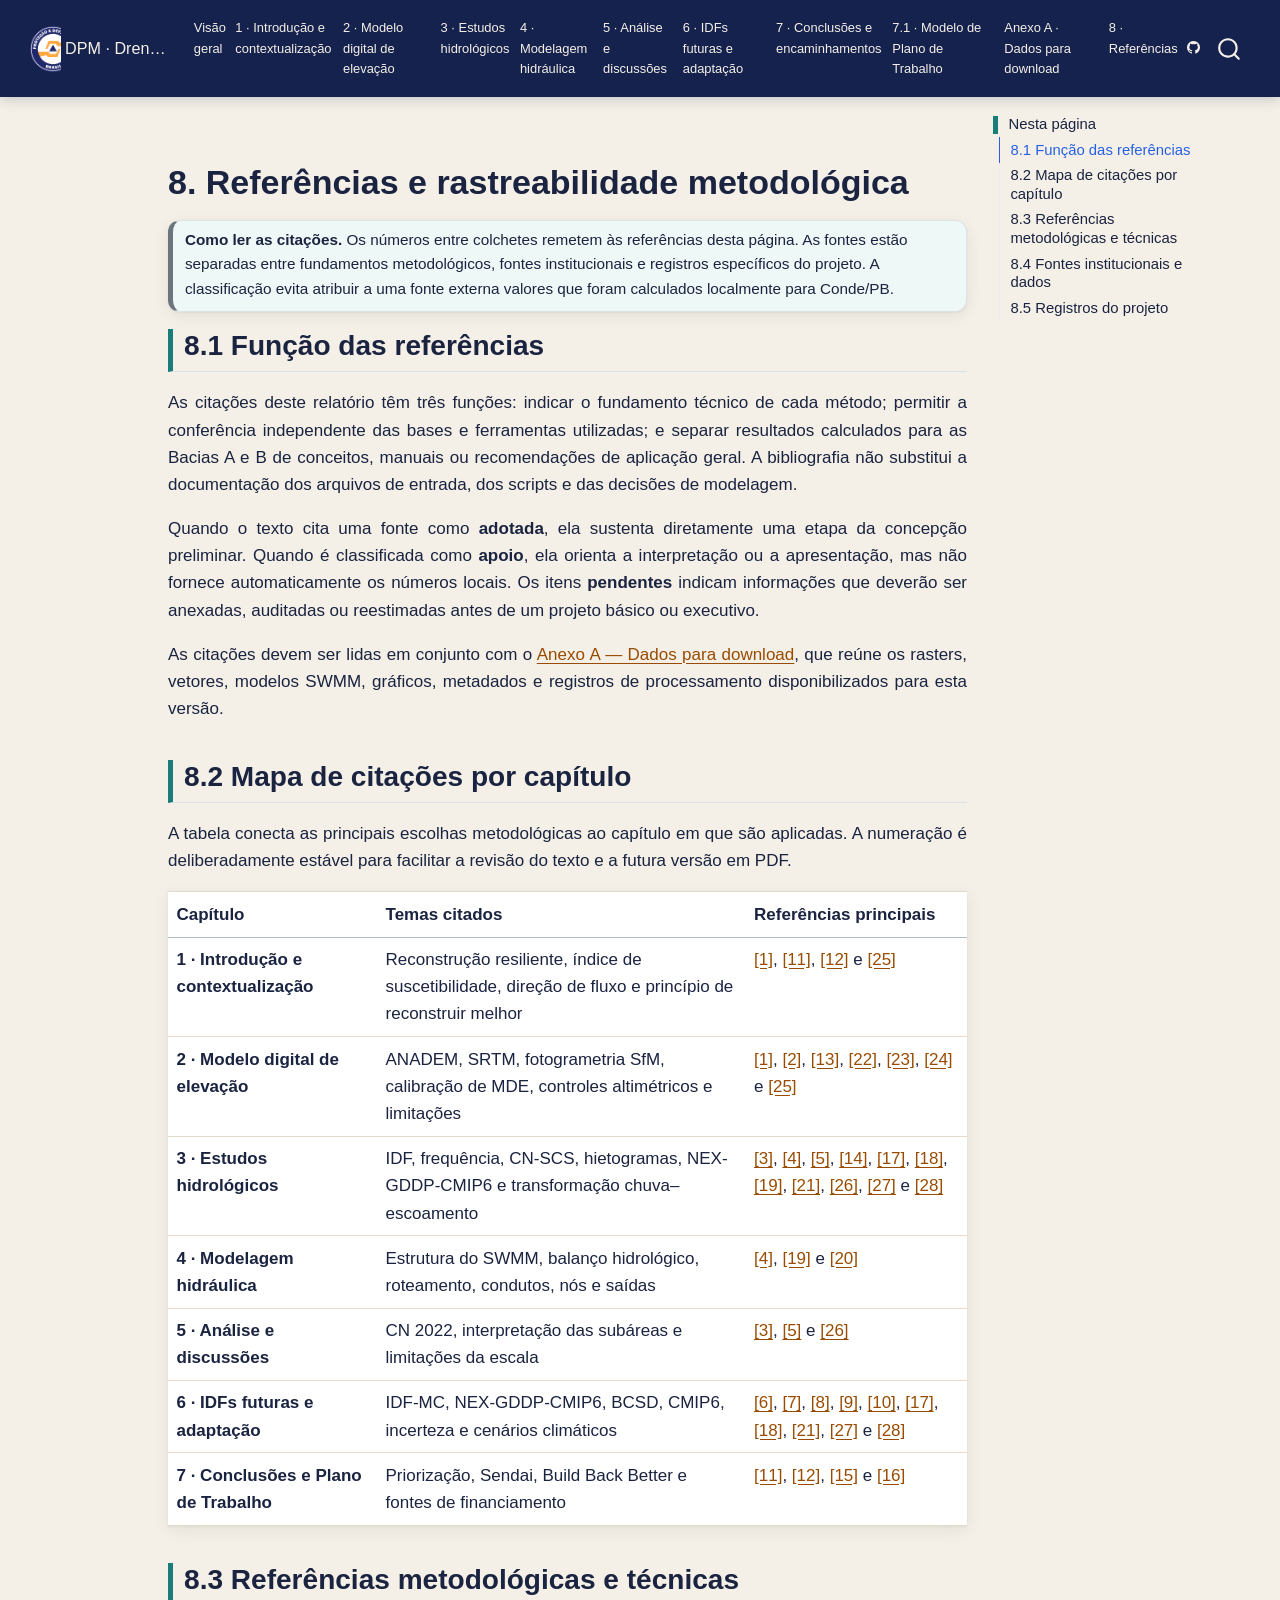
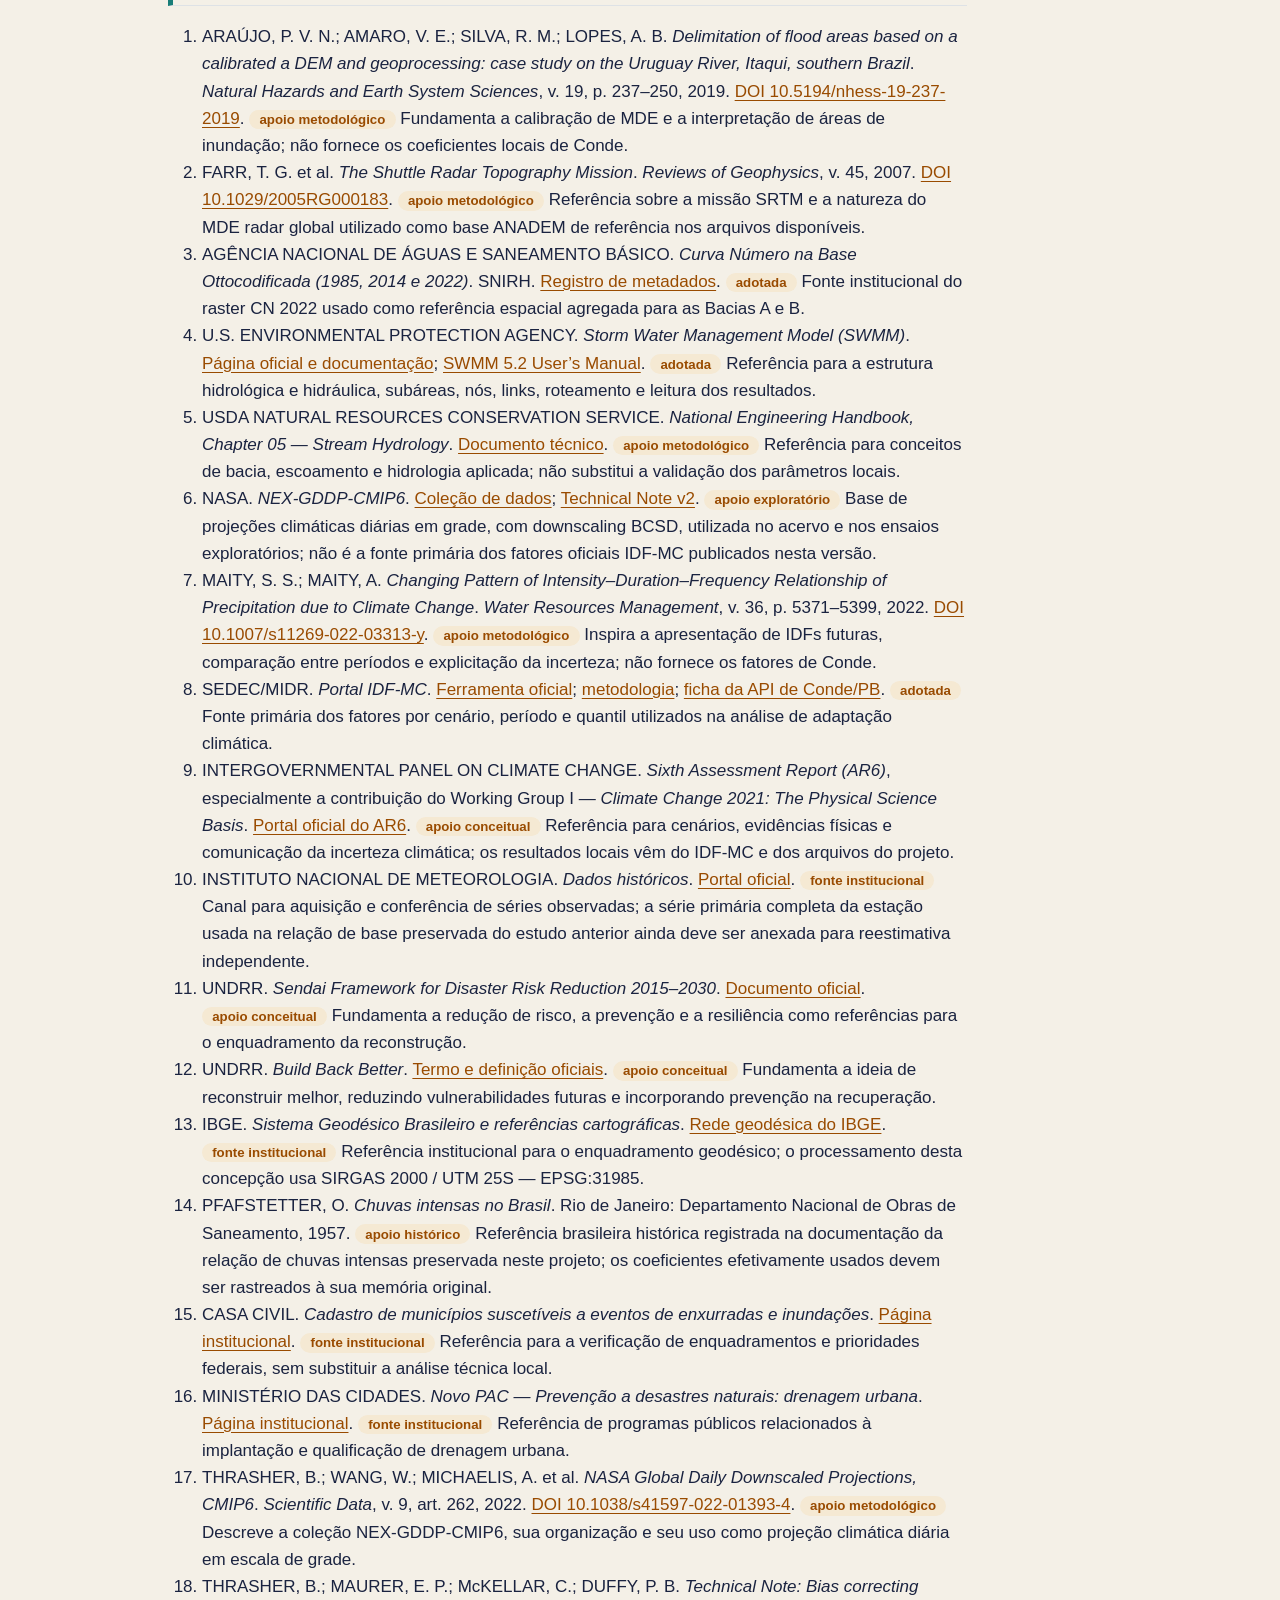
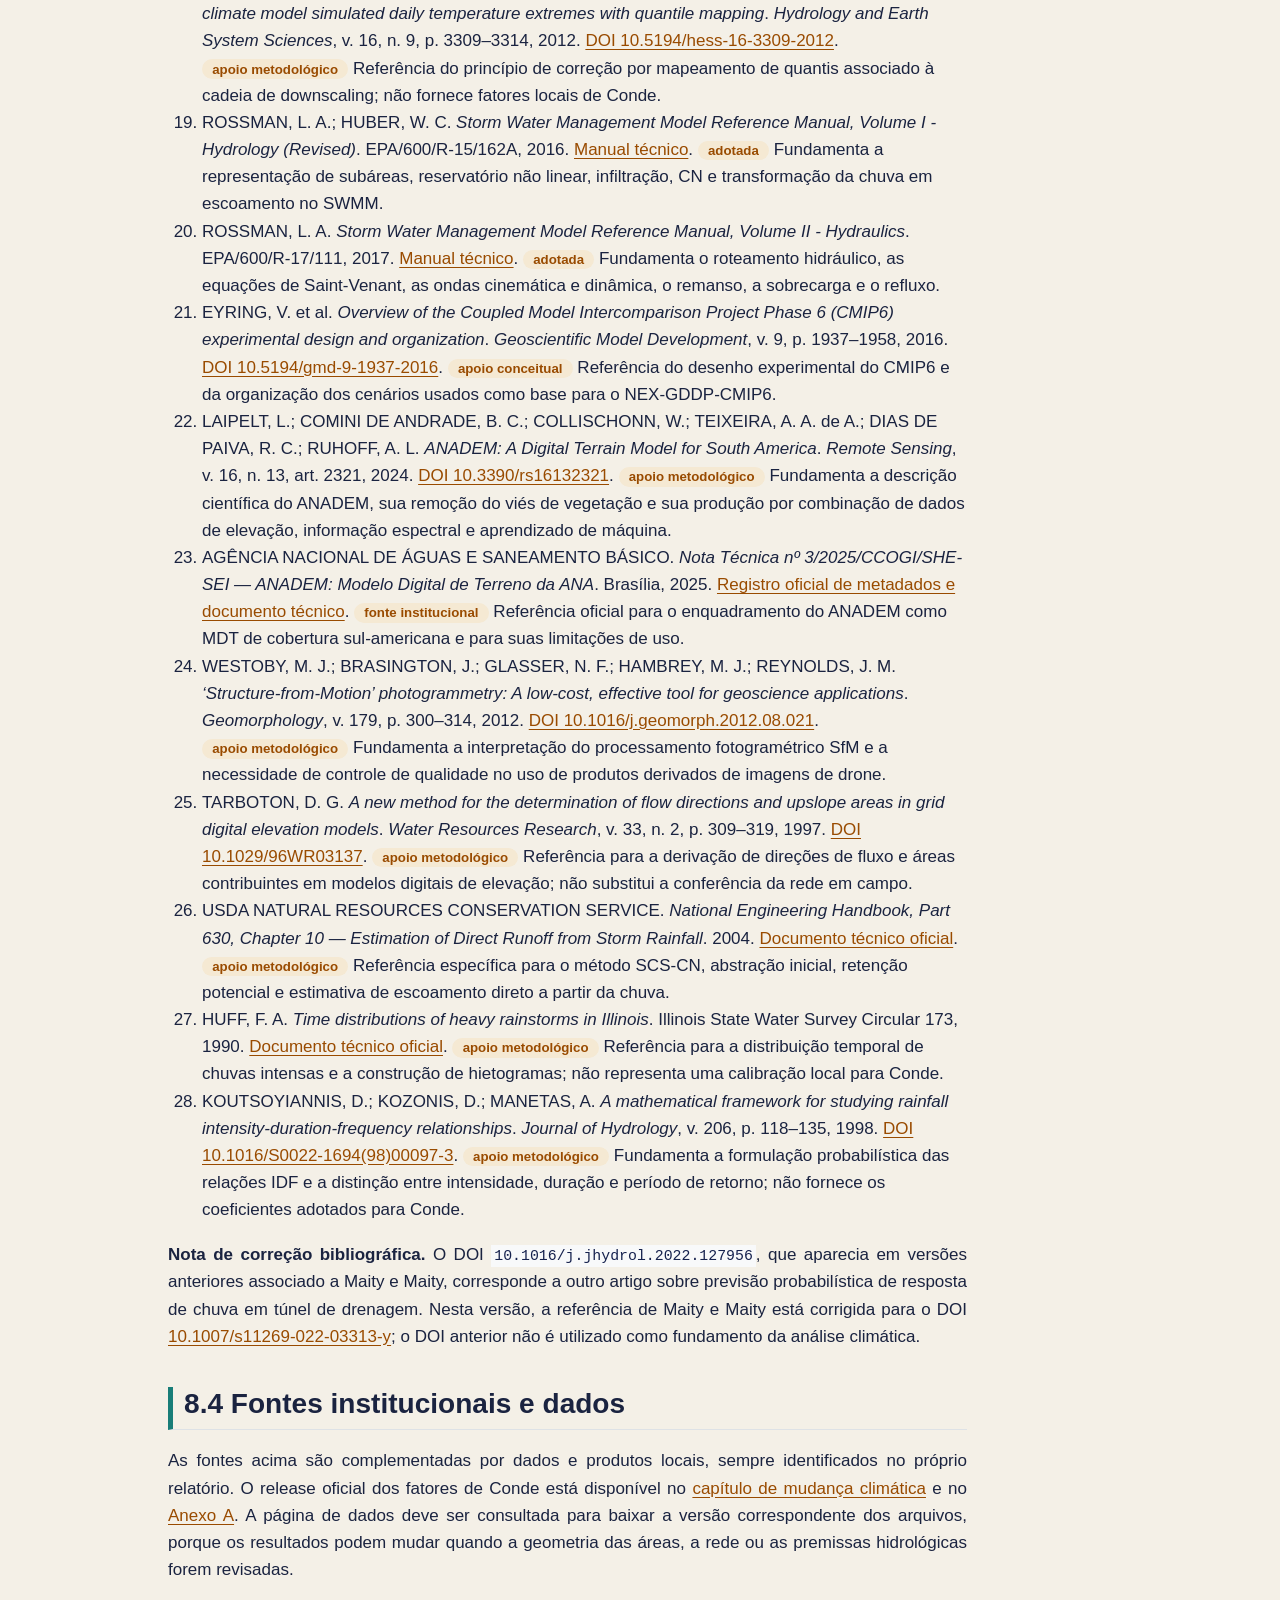
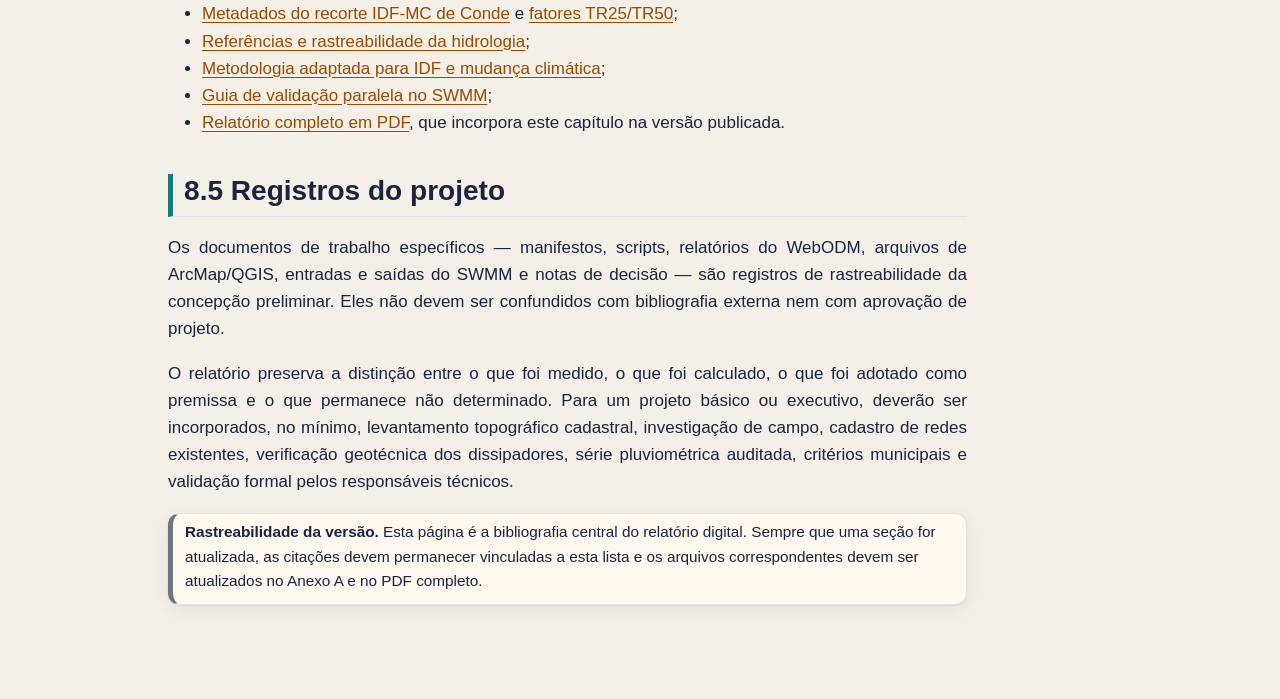
<file: 10_referencias.html>
<!DOCTYPE html>
<html xmlns="http://www.w3.org/1999/xhtml" lang="pt-BR" xml:lang="pt-BR"><head>
<meta charset="utf-8">
<meta name="generator" content="quarto-1.5.47">
<meta name="viewport" content="width=device-width, initial-scale=1.0, user-scalable=yes">
<title>8. Referências e rastreabilidade metodológica – Drenagem Conde/PB</title>
<style>html{scroll-behavior:smooth;} code{white-space:pre-wrap;} #referências-metodológicas-e-técnicas > ol > li > strong:first-child{display:none;}</style>
<script src="site_libs/quarto-nav/quarto-nav.js"></script>
<script src="site_libs/quarto-nav/headroom.min.js"></script>
<script src="site_libs/quarto-search/autocomplete.umd.js"></script>
<script src="site_libs/quarto-search/fuse.min.js"></script>
<script src="site_libs/quarto-search/quarto-search.js"></script>
<script src="site_libs/quarto-html/quarto.js"></script>
<script src="site_libs/quarto-html/popper.min.js"></script>
<script src="site_libs/quarto-html/tippy.umd.min.js"></script>
<script src="site_libs/quarto-html/anchor.min.js"></script>
<link href="site_libs/quarto-html/tippy.css" rel="stylesheet">
<script src="site_libs/bootstrap/bootstrap.min.js"></script>
<link href="site_libs/bootstrap/bootstrap-icons.css" rel="stylesheet">
<link href="site_libs/bootstrap/bootstrap.min.css" rel="stylesheet" id="quarto-bootstrap" data-mode="light">
<script id="quarto-search-options" type="application/json">{
  "location":"navbar","copy-button":false,"collapse-after":3,"panel-placement":"end","type":"overlay","limit":50,
  "language":{"search-no-results-text":"Nenhum resultado","search-matching-documents-text":"documentos correspondentes","search-clear-button-title":"Limpar","search-text-placeholder":"","search-label":"Procurar"}
}</script>
<link rel="stylesheet" href="styles.css">
<script src="assets/traducao.js" defer></script>
</head>
<body class="nav-fixed">
<div id="quarto-search-results"></div>
<header id="quarto-header" class="headroom fixed-top">
<nav class="navbar navbar-expand-lg" data-bs-theme="dark">
<div class="navbar-container container-fluid">
<div class="navbar-brand-container mx-auto">
<a href="./index.html" class="navbar-brand navbar-brand-logo"><img src="./assets/logos/logo_marca_sedec.png" alt="" class="navbar-logo"></a>
<a class="navbar-brand" href="./index.html"><span class="navbar-title">DPM · Drenagem Conde/PB</span></a>
</div>
<div id="quarto-search" class="" title="Procurar"></div>
<button class="navbar-toggler" type="button" data-bs-toggle="collapse" data-bs-target="#navbarCollapse" aria-controls="navbarCollapse" role="menu" aria-expanded="false" aria-label="Alternar de navegação"><span class="navbar-toggler-icon"></span></button>
<div class="collapse navbar-collapse" id="navbarCollapse">
<ul class="navbar-nav navbar-nav-scroll me-auto">
  <li class="nav-item"><a class="nav-link" href="./index.html"><span class="menu-text">Visão geral</span></a></li>
  <li class="nav-item"><a class="nav-link" href="./01_contexto.html"><span class="menu-text">1 · Introdução e contextualização</span></a></li>
  <li class="nav-item"><a class="nav-link" href="./02_base_cartografica.html"><span class="menu-text">2 · Modelo digital de elevação</span></a></li>
  <li class="nav-item"><a class="nav-link" href="./03_mdt_hibrido.html"><span class="menu-text">3 · Estudos hidrológicos</span></a></li>
  <li class="nav-item"><a class="nav-link" href="./04_rede_swmm.html"><span class="menu-text">4 · Modelagem hidráulica</span></a></li>
  <li class="nav-item"><a class="nav-link" href="./05_hidrologia.html"><span class="menu-text">5 · Análise e discussões</span></a></li>
  <li class="nav-item"><a class="nav-link" href="./09_mudanca_climatica.html"><span class="menu-text">6 · IDFs futuras e adaptação</span></a></li>
  <li class="nav-item"><a class="nav-link" href="./06_entregaveis.html"><span class="menu-text">7 · Conclusões e encaminhamentos</span></a></li>
  <li class="nav-item"><a class="nav-link" href="./07_plano_trabalho.html"><span class="menu-text">7.1 · Modelo de Plano de Trabalho</span></a></li>
  <li class="nav-item"><a class="nav-link" href="./08_dados.html"><span class="menu-text">Anexo A · Dados para download</span></a></li>
  <li class="nav-item"><a class="nav-link active" href="./10_referencias.html" aria-current="page"><span class="menu-text">8 · Referências</span></a></li>
</ul>
<ul class="navbar-nav navbar-nav-scroll ms-auto"><li class="nav-item compact"><a class="nav-link" href="https://github.com/sedec-dpm-cgnat/drenagem-conde-pb"><i class="bi bi-github" role="img" aria-label="GitHub"></i><span class="menu-text"></span></a></li></ul>
</div>
</div>
</nav>
</header>
<div id="quarto-content" class="quarto-container page-columns page-rows-contents page-layout-article page-navbar">
<div id="quarto-margin-sidebar" class="sidebar margin-sidebar"><nav id="TOC" role="doc-toc" class="toc-active">
<h2 id="toc-title">Nesta página</h2>
<ul>
<li><a href="#função-das-referências" class="nav-link active">8.1 Função das referências</a></li>
<li><a href="#mapa-de-citações" class="nav-link">8.2 Mapa de citações por capítulo</a></li>
<li><a href="#referências-metodológicas-e-técnicas" class="nav-link">8.3 Referências metodológicas e técnicas</a></li>
<li><a href="#fontes-institucionais-e-dados" class="nav-link">8.4 Fontes institucionais e dados</a></li>
<li><a href="#registros-do-projeto" class="nav-link">8.5 Registros do projeto</a></li>
</ul></nav></div>
<main class="content" id="quarto-document-content">
<header id="title-block-header" class="quarto-title-block default"><div class="quarto-title"><h1 class="title">8. Referências e rastreabilidade metodológica</h1></div></header>
<h1 class="visible-page-title">8. Referências e rastreabilidade metodológica</h1>
<div class="info callout callout-style-simple callout-none no-icon"><div class="callout-body d-flex"><div class="callout-icon-container"><i class="callout-icon no-icon"></i></div><div class="callout-body-container"><strong>Como ler as citações.</strong> Os números entre colchetes remetem às referências desta página. As fontes estão separadas entre fundamentos metodológicos, fontes institucionais e registros específicos do projeto. A classificação evita atribuir a uma fonte externa valores que foram calculados localmente para Conde/PB.</div></div></div>
<section id="função-das-referências" class="level2">
<h2 class="anchored" data-anchor-id="função-das-referências">8.1 Função das referências</h2>
<p>As citações deste relatório têm três funções: indicar o fundamento técnico de cada método; permitir a conferência independente das bases e ferramentas utilizadas; e separar resultados calculados para as Bacias A e B de conceitos, manuais ou recomendações de aplicação geral. A bibliografia não substitui a documentação dos arquivos de entrada, dos scripts e das decisões de modelagem.</p>
<p>Quando o texto cita uma fonte como <strong>adotada</strong>, ela sustenta diretamente uma etapa da concepção preliminar. Quando é classificada como <strong>apoio</strong>, ela orienta a interpretação ou a apresentação, mas não fornece automaticamente os números locais. Os itens <strong>pendentes</strong> indicam informações que deverão ser anexadas, auditadas ou reestimadas antes de um projeto básico ou executivo.</p>
<p>As citações devem ser lidas em conjunto com o <a href="./08_dados.html">Anexo A — Dados para download</a>, que reúne os rasters, vetores, modelos SWMM, gráficos, metadados e registros de processamento disponibilizados para esta versão.</p>
</section>
<section id="mapa-de-citações" class="level2">
<h2 class="anchored" data-anchor-id="mapa-de-citações">8.2 Mapa de citações por capítulo</h2>
<p>A tabela conecta as principais escolhas metodológicas ao capítulo em que são aplicadas. A numeração é deliberadamente estável para facilitar a revisão do texto e a futura versão em PDF.</p>
<table class="caption-top table"><thead><tr><th>Capítulo</th><th>Temas citados</th><th>Referências principais</th></tr></thead><tbody>
<tr><td><strong>1 · Introdução e contextualização</strong></td><td>Reconstrução resiliente, índice de suscetibilidade, direção de fluxo e princípio de reconstruir melhor</td><td><a href="#ref-1">[1]</a>, <a href="#ref-11">[11]</a>, <a href="#ref-12">[12]</a> e <a href="#ref-25">[25]</a></td></tr>
<tr><td><strong>2 · Modelo digital de elevação</strong></td><td>ANADEM, SRTM, fotogrametria SfM, calibração de MDE, controles altimétricos e limitações</td><td><a href="#ref-1">[1]</a>, <a href="#ref-2">[2]</a>, <a href="#ref-13">[13]</a>, <a href="#ref-22">[22]</a>, <a href="#ref-23">[23]</a>, <a href="#ref-24">[24]</a> e <a href="#ref-25">[25]</a></td></tr>
<tr><td><strong>3 · Estudos hidrológicos</strong></td><td>IDF, frequência, CN-SCS, hietogramas, NEX-GDDP-CMIP6 e transformação chuva–escoamento</td><td><a href="#ref-3">[3]</a>, <a href="#ref-4">[4]</a>, <a href="#ref-5">[5]</a>, <a href="#ref-14">[14]</a>, <a href="#ref-17">[17]</a>, <a href="#ref-18">[18]</a>, <a href="#ref-19">[19]</a>, <a href="#ref-21">[21]</a>, <a href="#ref-26">[26]</a>, <a href="#ref-27">[27]</a> e <a href="#ref-28">[28]</a></td></tr>
<tr><td><strong>4 · Modelagem hidráulica</strong></td><td>Estrutura do SWMM, balanço hidrológico, roteamento, condutos, nós e saídas</td><td><a href="#ref-4">[4]</a>, <a href="#ref-19">[19]</a> e <a href="#ref-20">[20]</a></td></tr>
<tr><td><strong>5 · Análise e discussões</strong></td><td>CN 2022, interpretação das subáreas e limitações da escala</td><td><a href="#ref-3">[3]</a>, <a href="#ref-5">[5]</a> e <a href="#ref-26">[26]</a></td></tr>
<tr><td><strong>6 · IDFs futuras e adaptação</strong></td><td>IDF-MC, NEX-GDDP-CMIP6, BCSD, CMIP6, incerteza e cenários climáticos</td><td><a href="#ref-6">[6]</a>, <a href="#ref-7">[7]</a>, <a href="#ref-8">[8]</a>, <a href="#ref-9">[9]</a>, <a href="#ref-10">[10]</a>, <a href="#ref-17">[17]</a>, <a href="#ref-18">[18]</a>, <a href="#ref-21">[21]</a>, <a href="#ref-27">[27]</a> e <a href="#ref-28">[28]</a></td></tr>
<tr><td><strong>7 · Conclusões e Plano de Trabalho</strong></td><td>Priorização, Sendai, Build Back Better e fontes de financiamento</td><td><a href="#ref-11">[11]</a>, <a href="#ref-12">[12]</a>, <a href="#ref-15">[15]</a> e <a href="#ref-16">[16]</a></td></tr>
</tbody></table>
</section>
<section id="referências-metodológicas-e-técnicas" class="level2">
<h2 class="anchored" data-anchor-id="referências-metodológicas-e-técnicas">8.3 Referências metodológicas e técnicas</h2>
<ol>
<li id="ref-1"><strong>[1]</strong> ARAÚJO, P. V. N.; AMARO, V. E.; SILVA, R. M.; LOPES, A. B. <em>Delimitation of flood areas based on a calibrated a DEM and geoprocessing: case study on the Uruguay River, Itaqui, southern Brazil</em>. <em>Natural Hazards and Earth System Sciences</em>, v. 19, p. 237–250, 2019. <a href="https://doi.org/10.5194/nhess-19-237-2019">DOI 10.5194/nhess-19-237-2019</a>. <span class="badge">apoio metodológico</span> Fundamenta a calibração de MDE e a interpretação de áreas de inundação; não fornece os coeficientes locais de Conde.</li>
<li id="ref-2"><strong>[2]</strong> FARR, T. G. et al. <em>The Shuttle Radar Topography Mission</em>. <em>Reviews of Geophysics</em>, v. 45, 2007. <a href="https://doi.org/10.1029/2005RG000183">DOI 10.1029/2005RG000183</a>. <span class="badge">apoio metodológico</span> Referência sobre a missão SRTM e a natureza do MDE radar global utilizado como base ANADEM de referência nos arquivos disponíveis.</li>
<li id="ref-3"><strong>[3]</strong> AGÊNCIA NACIONAL DE ÁGUAS E SANEAMENTO BÁSICO. <em>Curva Número na Base Ottocodificada (1985, 2014 e 2022)</em>. SNIRH. <a href="https://metadados.snirh.gov.br/geonetwork/srv/api/records/d1c36d85-a9d5-4f6a-85f7-71c2dc801a67">Registro de metadados</a>. <span class="badge">adotada</span> Fonte institucional do raster CN 2022 usado como referência espacial agregada para as Bacias A e B.</li>
<li id="ref-4"><strong>[4]</strong> U.S. ENVIRONMENTAL PROTECTION AGENCY. <em>Storm Water Management Model (SWMM)</em>. <a href="https://www.epa.gov/water-research/storm-water-management-model-swmm">Página oficial e documentação</a>; <a href="https://www.epa.gov/system/files/documents/2022-04/swmm-users-manual-version-5.2.pdf">SWMM 5.2 User’s Manual</a>. <span class="badge">adotada</span> Referência para a estrutura hidrológica e hidráulica, subáreas, nós, links, roteamento e leitura dos resultados.</li>
<li id="ref-5"><strong>[5]</strong> USDA NATURAL RESOURCES CONSERVATION SERVICE. <em>National Engineering Handbook, Chapter 05 — Stream Hydrology</em>. <a href="https://directives.nrcs.usda.gov/sites/default/files2/1720613219/Chapter%2005%20-%20Stream%20Hydrology.pdf">Documento técnico</a>. <span class="badge">apoio metodológico</span> Referência para conceitos de bacia, escoamento e hidrologia aplicada; não substitui a validação dos parâmetros locais.</li>
<li id="ref-6"><strong>[6]</strong> NASA. <em>NEX-GDDP-CMIP6</em>. <a href="https://www.nccs.nasa.gov/data-collections/nex-gddp-cmip6/">Coleção de dados</a>; <a href="https://www.nccs.nasa.gov/wp-content/uploads/2025/06/NEX-GDDP-CMIP6-v2-Tech_Note.pdf">Technical Note v2</a>. <span class="badge">apoio exploratório</span> Base de projeções climáticas diárias em grade, com downscaling BCSD, utilizada no acervo e nos ensaios exploratórios; não é a fonte primária dos fatores oficiais IDF-MC publicados nesta versão.</li>
<li id="ref-7"><strong>[7]</strong> MAITY, S. S.; MAITY, A. <em>Changing Pattern of Intensity–Duration–Frequency Relationship of Precipitation due to Climate Change</em>. <em>Water Resources Management</em>, v. 36, p. 5371–5399, 2022. <a href="https://doi.org/10.1007/s11269-022-03313-y">DOI 10.1007/s11269-022-03313-y</a>. <span class="badge">apoio metodológico</span> Inspira a apresentação de IDFs futuras, comparação entre períodos e explicitação da incerteza; não fornece os fatores de Conde.</li>
<li id="ref-8"><strong>[8]</strong> SEDEC/MIDR. <em>Portal IDF-MC</em>. <a href="https://idf-mc.dpm-sedec-sas.tech/">Ferramenta oficial</a>; <a href="https://idf-mc.dpm-sedec-sas.tech/metodologia">metodologia</a>; <a href="https://idf-mc.dpm-sedec-sas.tech/api/v1/municipios/2504603">ficha da API de Conde/PB</a>. <span class="badge">adotada</span> Fonte primária dos fatores por cenário, período e quantil utilizados na análise de adaptação climática.</li>
<li id="ref-9"><strong>[9]</strong> INTERGOVERNMENTAL PANEL ON CLIMATE CHANGE. <em>Sixth Assessment Report (AR6)</em>, especialmente a contribuição do Working Group I — <em>Climate Change 2021: The Physical Science Basis</em>. <a href="https://www.ipcc.ch/assessment-report/ar6/">Portal oficial do AR6</a>. <span class="badge">apoio conceitual</span> Referência para cenários, evidências físicas e comunicação da incerteza climática; os resultados locais vêm do IDF-MC e dos arquivos do projeto.</li>
<li id="ref-10"><strong>[10]</strong> INSTITUTO NACIONAL DE METEOROLOGIA. <em>Dados históricos</em>. <a href="https://portal.inmet.gov.br/dadoshistoricos">Portal oficial</a>. <span class="badge">fonte institucional</span> Canal para aquisição e conferência de séries observadas; a série primária completa da estação usada na relação de base preservada do estudo anterior ainda deve ser anexada para reestimativa independente.</li>
<li id="ref-11"><strong>[11]</strong> UNDRR. <em>Sendai Framework for Disaster Risk Reduction 2015–2030</em>. <a href="https://www.undrr.org/publication/sendai-framework-disaster-risk-reduction-2015-2030">Documento oficial</a>. <span class="badge">apoio conceitual</span> Fundamenta a redução de risco, a prevenção e a resiliência como referências para o enquadramento da reconstrução.</li>
<li id="ref-12"><strong>[12]</strong> UNDRR. <em>Build Back Better</em>. <a href="https://www.undrr.org/terminology/build-back-better">Termo e definição oficiais</a>. <span class="badge">apoio conceitual</span> Fundamenta a ideia de reconstruir melhor, reduzindo vulnerabilidades futuras e incorporando prevenção na recuperação.</li>
<li id="ref-13"><strong>[13]</strong> IBGE. <em>Sistema Geodésico Brasileiro e referências cartográficas</em>. <a href="https://www.ibge.gov.br/geociencias/informacoes-sobre-posicionamento-geodesico/rede-geodesica.html">Rede geodésica do IBGE</a>. <span class="badge">fonte institucional</span> Referência institucional para o enquadramento geodésico; o processamento desta concepção usa SIRGAS 2000 / UTM 25S — EPSG:31985.</li>
<li id="ref-14"><strong>[14]</strong> PFAFSTETTER, O. <em>Chuvas intensas no Brasil</em>. Rio de Janeiro: Departamento Nacional de Obras de Saneamento, 1957. <span class="badge">apoio histórico</span> Referência brasileira histórica registrada na documentação da relação de chuvas intensas preservada neste projeto; os coeficientes efetivamente usados devem ser rastreados à sua memória original.</li>
<li id="ref-15"><strong>[15]</strong> CASA CIVIL. <em>Cadastro de municípios suscetíveis a eventos de enxurradas e inundações</em>. <a href="https://www.gov.br/casacivil/pt-br/assuntos/cadastro-de-municipios-suscetiveis-a-eventos-de-enxurradas-e-inundacoes">Página institucional</a>. <span class="badge">fonte institucional</span> Referência para a verificação de enquadramentos e prioridades federais, sem substituir a análise técnica local.</li>
<li id="ref-16"><strong>[16]</strong> MINISTÉRIO DAS CIDADES. <em>Novo PAC — Prevenção a desastres naturais: drenagem urbana</em>. <a href="https://www.gov.br/cidades/pt-br/novo-pac-selecoes-2026/prevencao-a-desastres-naturais-drenagem-urbana">Página institucional</a>. <span class="badge">fonte institucional</span> Referência de programas públicos relacionados à implantação e qualificação de drenagem urbana.</li>
<li id="ref-17"><strong>[17]</strong> THRASHER, B.; WANG, W.; MICHAELIS, A. et al. <em>NASA Global Daily Downscaled Projections, CMIP6</em>. <em>Scientific Data</em>, v. 9, art. 262, 2022. <a href="https://doi.org/10.1038/s41597-022-01393-4">DOI 10.1038/s41597-022-01393-4</a>. <span class="badge">apoio metodológico</span> Descreve a coleção NEX-GDDP-CMIP6, sua organização e seu uso como projeção climática diária em escala de grade.</li>
<li id="ref-18"><strong>[18]</strong> THRASHER, B.; MAURER, E. P.; McKELLAR, C.; DUFFY, P. B. <em>Technical Note: Bias correcting climate model simulated daily temperature extremes with quantile mapping</em>. <em>Hydrology and Earth System Sciences</em>, v. 16, n. 9, p. 3309–3314, 2012. <a href="https://doi.org/10.5194/hess-16-3309-2012">DOI 10.5194/hess-16-3309-2012</a>. <span class="badge">apoio metodológico</span> Referência do princípio de correção por mapeamento de quantis associado à cadeia de downscaling; não fornece fatores locais de Conde.</li>
<li id="ref-19"><strong>[19]</strong> ROSSMAN, L. A.; HUBER, W. C. <em>Storm Water Management Model Reference Manual, Volume I - Hydrology (Revised)</em>. EPA/600/R-15/162A, 2016. <a href="https://nepis.epa.gov/Exe/ZyPURL.cgi?Dockey=P100NYRA.TXT">Manual técnico</a>. <span class="badge">adotada</span> Fundamenta a representação de subáreas, reservatório não linear, infiltração, CN e transformação da chuva em escoamento no SWMM.</li>
<li id="ref-20"><strong>[20]</strong> ROSSMAN, L. A. <em>Storm Water Management Model Reference Manual, Volume II - Hydraulics</em>. EPA/600/R-17/111, 2017. <a href="https://nepis.epa.gov/Exe/ZyPURL.cgi?Dockey=P100S9AS.txt">Manual técnico</a>. <span class="badge">adotada</span> Fundamenta o roteamento hidráulico, as equações de Saint-Venant, as ondas cinemática e dinâmica, o remanso, a sobrecarga e o refluxo.</li>
<li id="ref-21"><strong>[21]</strong> EYRING, V. et al. <em>Overview of the Coupled Model Intercomparison Project Phase 6 (CMIP6) experimental design and organization</em>. <em>Geoscientific Model Development</em>, v. 9, p. 1937–1958, 2016. <a href="https://doi.org/10.5194/gmd-9-1937-2016">DOI 10.5194/gmd-9-1937-2016</a>. <span class="badge">apoio conceitual</span> Referência do desenho experimental do CMIP6 e da organização dos cenários usados como base para o NEX-GDDP-CMIP6.</li>
<li id="ref-22"><strong>[22]</strong> LAIPELT, L.; COMINI DE ANDRADE, B. C.; COLLISCHONN, W.; TEIXEIRA, A. A. de A.; DIAS DE PAIVA, R. C.; RUHOFF, A. L. <em>ANADEM: A Digital Terrain Model for South America</em>. <em>Remote Sensing</em>, v. 16, n. 13, art. 2321, 2024. <a href="https://doi.org/10.3390/rs16132321">DOI 10.3390/rs16132321</a>. <span class="badge">apoio metodológico</span> Fundamenta a descrição científica do ANADEM, sua remoção do viés de vegetação e sua produção por combinação de dados de elevação, informação espectral e aprendizado de máquina.</li>
<li id="ref-23"><strong>[23]</strong> AGÊNCIA NACIONAL DE ÁGUAS E SANEAMENTO BÁSICO. <em>Nota Técnica nº 3/2025/CCOGI/SHE-SEI — ANADEM: Modelo Digital de Terreno da ANA</em>. Brasília, 2025. <a href="https://metadados.snirh.gov.br/geonetwork/srv/api/records/93664c15-1ff8-4e87-bbed-2bb69d321309">Registro oficial de metadados e documento técnico</a>. <span class="badge">fonte institucional</span> Referência oficial para o enquadramento do ANADEM como MDT de cobertura sul-americana e para suas limitações de uso.</li>
<li id="ref-24"><strong>[24]</strong> WESTOBY, M. J.; BRASINGTON, J.; GLASSER, N. F.; HAMBREY, M. J.; REYNOLDS, J. M. <em>‘Structure-from-Motion’ photogrammetry: A low-cost, effective tool for geoscience applications</em>. <em>Geomorphology</em>, v. 179, p. 300–314, 2012. <a href="https://doi.org/10.1016/j.geomorph.2012.08.021">DOI 10.1016/j.geomorph.2012.08.021</a>. <span class="badge">apoio metodológico</span> Fundamenta a interpretação do processamento fotogramétrico SfM e a necessidade de controle de qualidade no uso de produtos derivados de imagens de drone.</li>
<li id="ref-25"><strong>[25]</strong> TARBOTON, D. G. <em>A new method for the determination of flow directions and upslope areas in grid digital elevation models</em>. <em>Water Resources Research</em>, v. 33, n. 2, p. 309–319, 1997. <a href="https://doi.org/10.1029/96WR03137">DOI 10.1029/96WR03137</a>. <span class="badge">apoio metodológico</span> Referência para a derivação de direções de fluxo e áreas contribuintes em modelos digitais de elevação; não substitui a conferência da rede em campo.</li>
<li id="ref-26"><strong>[26]</strong> USDA NATURAL RESOURCES CONSERVATION SERVICE. <em>National Engineering Handbook, Part 630, Chapter 10 — Estimation of Direct Runoff from Storm Rainfall</em>. 2004. <a href="https://directives.nrcs.usda.gov/sites/default/files2/1712930608/7300.pdf">Documento técnico oficial</a>. <span class="badge">apoio metodológico</span> Referência específica para o método SCS-CN, abstração inicial, retenção potencial e estimativa de escoamento direto a partir da chuva.</li>
<li id="ref-27"><strong>[27]</strong> HUFF, F. A. <em>Time distributions of heavy rainstorms in Illinois</em>. Illinois State Water Survey Circular 173, 1990. <a href="https://www.isws.illinois.edu/pubdoc/C/ISWSC-173.pdf">Documento técnico oficial</a>. <span class="badge">apoio metodológico</span> Referência para a distribuição temporal de chuvas intensas e a construção de hietogramas; não representa uma calibração local para Conde.</li>
<li id="ref-28"><strong>[28]</strong> KOUTSOYIANNIS, D.; KOZONIS, D.; MANETAS, A. <em>A mathematical framework for studying rainfall intensity-duration-frequency relationships</em>. <em>Journal of Hydrology</em>, v. 206, p. 118–135, 1998. <a href="https://doi.org/10.1016/S0022-1694(98)00097-3">DOI 10.1016/S0022-1694(98)00097-3</a>. <span class="badge">apoio metodológico</span> Fundamenta a formulação probabilística das relações IDF e a distinção entre intensidade, duração e período de retorno; não fornece os coeficientes adotados para Conde.</li>
</ol>
<p><strong>Nota de correção bibliográfica.</strong> O DOI <code>10.1016/j.jhydrol.2022.127956</code>, que aparecia em versões anteriores associado a Maity e Maity, corresponde a outro artigo sobre previsão probabilística de resposta de chuva em túnel de drenagem. Nesta versão, a referência de Maity e Maity está corrigida para o DOI <a href="https://doi.org/10.1007/s11269-022-03313-y">10.1007/s11269-022-03313-y</a>; o DOI anterior não é utilizado como fundamento da análise climática.</p>
</section>
<section id="fontes-institucionais-e-dados" class="level2">
<h2 class="anchored" data-anchor-id="fontes-institucionais-e-dados">8.4 Fontes institucionais e dados</h2>
<p>As fontes acima são complementadas por dados e produtos locais, sempre identificados no próprio relatório. O release oficial dos fatores de Conde está disponível no <a href="./09_mudanca_climatica.html#referências-e-dados-auditáveis">capítulo de mudança climática</a> e no <a href="./08_dados.html">Anexo A</a>. A página de dados deve ser consultada para baixar a versão correspondente dos arquivos, porque os resultados podem mudar quando a geometria das áreas, a rede ou as premissas hidrológicas forem revisadas.</p>
<ul>
<li><a href="./data/downloads/clima/idf_mc_conde_metadados.json">Metadados do recorte IDF-MC de Conde</a> e <a href="./data/downloads/clima/idf_mc_conde_tr25_tr50.csv">fatores TR25/TR50</a>;</li>
<li><a href="./data/downloads/clima/REFERENCIAS_METODOLOGIA_HIDROLOGIA.md">Referências e rastreabilidade da hidrologia</a>;</li>
<li><a href="./data/downloads/clima/METODOLOGIA_IDF_MUDANCA_CLIMATICA_ADAPTADA.md">Metodologia adaptada para IDF e mudança climática</a>;</li>
<li><a href="./data/downloads/swmm/GUIA_VALIDACAO_SWMM_BACIA_A.md">Guia de validação paralela no SWMM</a>;</li>
<li><a href="./relatorio_completo.pdf">Relatório completo em PDF</a>, que incorpora este capítulo na versão publicada.</li>
</ul>
</section>
<section id="registros-do-projeto" class="level2">
<h2 class="anchored" data-anchor-id="registros-do-projeto">8.5 Registros do projeto</h2>
<p>Os documentos de trabalho específicos — manifestos, scripts, relatórios do WebODM, arquivos de ArcMap/QGIS, entradas e saídas do SWMM e notas de decisão — são registros de rastreabilidade da concepção preliminar. Eles não devem ser confundidos com bibliografia externa nem com aprovação de projeto.</p>
<p>O relatório preserva a distinção entre o que foi medido, o que foi calculado, o que foi adotado como premissa e o que permanece não determinado. Para um projeto básico ou executivo, deverão ser incorporados, no mínimo, levantamento topográfico cadastral, investigação de campo, cadastro de redes existentes, verificação geotécnica dos dissipadores, série pluviométrica auditada, critérios municipais e validação formal pelos responsáveis técnicos.</p>
<div class="warning callout callout-style-simple callout-none no-icon"><div class="callout-body d-flex"><div class="callout-icon-container"><i class="callout-icon no-icon"></i></div><div class="callout-body-container"><strong>Rastreabilidade da versão.</strong> Esta página é a bibliografia central do relatório digital. Sempre que uma seção for atualizada, as citações devem permanecer vinculadas a esta lista e os arquivos correspondentes devem ser atualizados no Anexo A e no PDF completo.</div></div></div>
</section>
</main>
</div>
<script>
document.addEventListener('DOMContentLoaded', function () {
  if (window.AnchorJS) { const anchorJS = new window.AnchorJS({placement:'right', icon:''}); anchorJS.add('.anchored'); }
});
</script>
</body></html>
</file>
<file: site_libs/quarto-html/tippy.css>
.tippy-box[data-animation=fade][data-state=hidden]{opacity:0}[data-tippy-root]{max-width:calc(100vw - 10px)}.tippy-box{position:relative;background-color:#333;color:#fff;border-radius:4px;font-size:14px;line-height:1.4;white-space:normal;outline:0;transition-property:transform,visibility,opacity}.tippy-box[data-placement^=top]>.tippy-arrow{bottom:0}.tippy-box[data-placement^=top]>.tippy-arrow:before{bottom:-7px;left:0;border-width:8px 8px 0;border-top-color:initial;transform-origin:center top}.tippy-box[data-placement^=bottom]>.tippy-arrow{top:0}.tippy-box[data-placement^=bottom]>.tippy-arrow:before{top:-7px;left:0;border-width:0 8px 8px;border-bottom-color:initial;transform-origin:center bottom}.tippy-box[data-placement^=left]>.tippy-arrow{right:0}.tippy-box[data-placement^=left]>.tippy-arrow:before{border-width:8px 0 8px 8px;border-left-color:initial;right:-7px;transform-origin:center left}.tippy-box[data-placement^=right]>.tippy-arrow{left:0}.tippy-box[data-placement^=right]>.tippy-arrow:before{left:-7px;border-width:8px 8px 8px 0;border-right-color:initial;transform-origin:center right}.tippy-box[data-inertia][data-state=visible]{transition-timing-function:cubic-bezier(.54,1.5,.38,1.11)}.tippy-arrow{width:16px;height:16px;color:#333}.tippy-arrow:before{content:"";position:absolute;border-color:transparent;border-style:solid}.tippy-content{position:relative;padding:5px 9px;z-index:1}
</file>
<file: styles.css>
:root {
  --sedec-navy: #16224e;
  --sedec-navy-2: #1a2340;
  --sedec-cream: #f4f0e7;
  --sedec-panel: #ffffff;
  --sedec-panel-2: #f8f4ea;
  --sedec-line: #e4dccb;
  --sedec-ink: #1a2340;
  --sedec-muted: #5f6b82;
  --sedec-orange: #994b00;
  --sedec-teal: #187d78;
  --sedec-chip: #f5e9d3;
  --sedec-shadow: 0 1px 2px #16222e0f, 0 4px 16px #16222e12;
}

html { scroll-behavior: smooth; }
body {
  background: var(--sedec-cream);
  color: var(--sedec-ink);
  font-family: "IBM Plex Sans", "Segoe UI", Arial, sans-serif;
  line-height: 1.6;
}
.quarto-title-block { display: none; }
.navbar {
  background: var(--sedec-navy) !important;
  box-shadow: 0 2px 12px #16224e35;
}
.navbar .navbar-brand, .navbar .nav-link { color: var(--sedec-cream) !important; }
.navbar .nav-link:hover { color: #ffffff !important; }
.navbar-brand img { max-height: 46px; width: auto; margin-right: .55rem; }
.quarto-navbar-tools { display: flex; align-items: center; gap: .4rem; }
.language-switcher { display: inline-flex; align-items: center; gap: .25rem; white-space: nowrap; }
.language-switcher-label { color: #dce2f4; font-size: .7rem; text-transform: uppercase; letter-spacing: .04em; }
.language-button { display: inline-flex; align-items: center; justify-content: center; min-width: 2rem; height: 1.7rem; padding: 0 .4rem; border: 1px solid #dce2f4; border-radius: 999px; color: var(--sedec-cream) !important; font-size: .7rem; font-weight: 700; line-height: 1; text-decoration: none; }
.language-button:hover { background: var(--sedec-orange); border-color: var(--sedec-orange); color: #ffffff !important; }
.quarto-title-banner, .institutional-hero {
  background: var(--sedec-navy);
  color: var(--sedec-cream);
  border-radius: 0 0 18px 18px;
  padding: 1.6rem 1.8rem 1.8rem;
  margin: -1rem -1rem 1.7rem;
}
.institutional-hero { display: grid; grid-template-columns: auto 1fr auto; gap: 1rem; align-items: center; }
.institutional-hero .hero-title { color: var(--sedec-cream); font-size: clamp(1.5rem, 3vw, 2.4rem); font-weight: 700; line-height: 1.15; }
.institutional-hero .hero-title-main { display: block; font-size: 1em; }
.institutional-hero .hero-title-secondary { display: block; margin-top: .35rem; font-size: .62em; font-weight: 500; line-height: 1.25; }
.institutional-hero .hero-subtitle { color: #dce2f4; margin-top: .3rem; }
.institutional-hero img { width: 118px; height: 118px; max-height: none; max-width: none; object-fit: contain; border-radius: 50%; background: #ffffff; }
.institutional-hero h1 { color: var(--sedec-cream); margin: 0; font-weight: 700; }
.institutional-hero p { color: #dce2f4; margin: .25rem 0 0; }
h1, h2, h3 { color: var(--sedec-ink); }
h2 { border-left: 5px solid var(--sedec-teal); padding-left: .65rem; margin-top: 2.2rem; }
h3 { margin-top: 1.5rem; }
main p, .quarto-article p { text-align: justify; text-justify: inter-word; }
.institutional-hero p, .institutional-hero .hero-subtitle, .map-note, .document-credit, .author-block span { text-align: left; }
a { color: var(--sedec-orange); }
a:hover { color: var(--sedec-teal); }
.card, .metric-card, .callout { background: var(--sedec-panel); border: 1px solid var(--sedec-line); border-radius: 12px; box-shadow: var(--sedec-shadow); }
.metric-grid { display: grid; grid-template-columns: repeat(auto-fit, minmax(150px, 1fr)); gap: .8rem; margin: 1rem 0 1.5rem; }
.metric-card { padding: 1rem; }
.metric-card .metric { display: block; color: var(--sedec-orange); font-size: 1.65rem; font-weight: 700; line-height: 1.05; }
.metric-card .label { color: var(--sedec-muted); font-size: .88rem; }
.callout { padding: 1rem 1.2rem; margin: 1rem 0; }
.callout.warning { border-left: 5px solid var(--sedec-orange); background: #fff8ee; }
.callout.info { border-left: 5px solid var(--sedec-teal); background: #eef8f6; }
.download-card { display: flex; align-items: center; justify-content: space-between; gap: 1rem; margin: 1rem 0 1.4rem; padding: 1rem 1.2rem; background: #eef8f6; border: 1px solid #b8ddd6; border-left: 5px solid var(--sedec-teal); border-radius: 12px; box-shadow: var(--sedec-shadow); }
.download-card strong { color: var(--sedec-navy); }
.download-card span { color: var(--sedec-muted); font-size: .92rem; }
.download-button { display: inline-block; flex: 0 0 auto; background: var(--sedec-orange); color: #fff !important; border-radius: 999px; padding: .55rem .9rem; font-weight: 700; text-decoration: none; white-space: nowrap; }
.download-button:hover { background: var(--sedec-teal); color: #fff !important; }
.badge { display: inline-block; background: var(--sedec-chip); color: var(--sedec-orange); border-radius: 999px; padding: .18rem .6rem; font-size: .78rem; font-weight: 700; }
table { background: var(--sedec-panel); border-color: var(--sedec-line) !important; box-shadow: var(--sedec-shadow); }
thead th { background: var(--sedec-navy); color: var(--sedec-cream); }
code { color: var(--sedec-navy); background: #eee9df; }
.map-figure { width: 100%; max-width: 100%; margin: 1rem 0; padding: 0; overflow: hidden; }
.map-figure img { display: block; width: 100%; height: auto; border: 1px solid var(--sedec-line); border-radius: 12px; box-shadow: var(--sedec-shadow); background: #fbfaf7; }
.map-figure figcaption { margin-top: .55rem; color: var(--sedec-muted); font-size: .9rem; text-align: left; }
.leaflet-report-map { width: 100%; height: 640px; margin: 1rem 0 .55rem; border: 1px solid var(--sedec-line); border-radius: 12px; box-shadow: var(--sedec-shadow); background: #e8eee9; overflow: hidden; z-index: 0; }
.leaflet-report-map .leaflet-control-layers { max-width: 240px; max-height: 240px; overflow: auto; font-size: .85rem; }
.fluxo-arrow-marker { background: transparent; border: 0; pointer-events: none; }
.fluxo-arrow-marker span { display: block; width: 0; height: 0; margin: 2px 0 0 2px; border-top: 5px solid transparent; border-bottom: 5px solid transparent; border-left: 9px solid var(--flow-arrow-color); filter: drop-shadow(0 0 1px #fff) drop-shadow(0 0 1px #16224e); transform: rotate(var(--flow-arrow-rotation)); transform-origin: 25% 50%; }
.leaflet-report-map .leaflet-popup-content { line-height: 1.45; }
.leaflet-report-map .metas-ponto-label { background: rgba(255, 255, 255, .92); border: 1px solid #16224e; border-radius: 4px; box-shadow: 0 1px 3px rgba(22, 34, 78, .25); color: #16224e; font-size: .78rem; font-weight: 700; padding: 1px 4px; }
.leaflet-report-map .metas-ponto-label::before { border-right-color: #16224e; }
.leaflet-fallback { padding: 1rem; color: var(--sedec-muted); background: #fffdf8; }
.map-note { color: var(--sedec-muted); font-size: .9rem; }
.dissipador-note { color: var(--sedec-muted); font-size: .9rem; border-left: 4px solid var(--sedec-teal); padding-left: .7rem; }
.document-credit { color: var(--sedec-muted); font-size: .88rem; }
.math.display { overflow-x: auto; margin: 1rem 0; padding: .05rem 0; }
mjx-container[display="true"] { margin: 1.15rem 0 !important; padding: .7rem .9rem; background: #fbfaf7; border-left: 4px solid var(--sedec-teal); border-radius: 8px; box-shadow: 0 1px 2px #16222e0f; }
.equation { overflow-x: auto; margin: 1rem 0; padding: .7rem .9rem; background: #fbfaf7; border-left: 4px solid var(--sedec-teal); border-radius: 8px; box-shadow: 0 1px 2px #16222e0f; }
.author-block { display: grid; grid-template-columns: repeat(auto-fit, minmax(280px, 1fr)); gap: 1rem; margin: 1.2rem 0; }
.author-block > div { background: var(--sedec-panel); border: 1px solid var(--sedec-line); border-top: 4px solid var(--sedec-orange); border-radius: 12px; box-shadow: var(--sedec-shadow); padding: 1rem 1.2rem; }
.author-block strong { color: var(--sedec-orange); text-transform: uppercase; letter-spacing: .04em; font-size: .82rem; }
.author-block span { color: var(--sedec-muted); font-size: .92rem; }
@media (max-width: 1400px) and (min-width: 701px) {
  .navbar .navbar-brand { font-size: .95rem !important; }
  .navbar .nav-link { font-size: .76rem !important; padding-left: .28rem !important; padding-right: .28rem !important; }
  .quarto-navbar-tools { gap: .15rem; }
  .language-switcher { gap: .15rem; }
  .language-switcher-label { font-size: .6rem !important; }
  .language-button { min-width: 1.75rem !important; height: 1.5rem !important; padding: 0 .25rem !important; font-size: .65rem !important; }
}
@media (max-width: 700px) {
  .institutional-hero { grid-template-columns: 1fr 1fr; }
  .institutional-hero h1, .institutional-hero p { grid-column: 1 / -1; grid-row: 1; padding-top: 4.5rem; }
  .institutional-hero img { width: 82px; height: 82px; max-height: none; max-width: none; }
  .map-figure img { max-height: none; }
  .leaflet-report-map { height: 480px; }
  .leaflet-report-map .leaflet-control-layers { max-width: 190px; }
  .language-switcher-label { display: none; }
  .language-button { min-width: 1.85rem; padding: 0 .3rem; }
  .download-card { align-items: flex-start; flex-direction: column; }
}
@media print {
  .screen-only { display: none !important; }
  .leaflet-report-map { display: none !important; }
}

.page-break-before {
  break-before: page;
  page-break-before: always;
}
</file>
